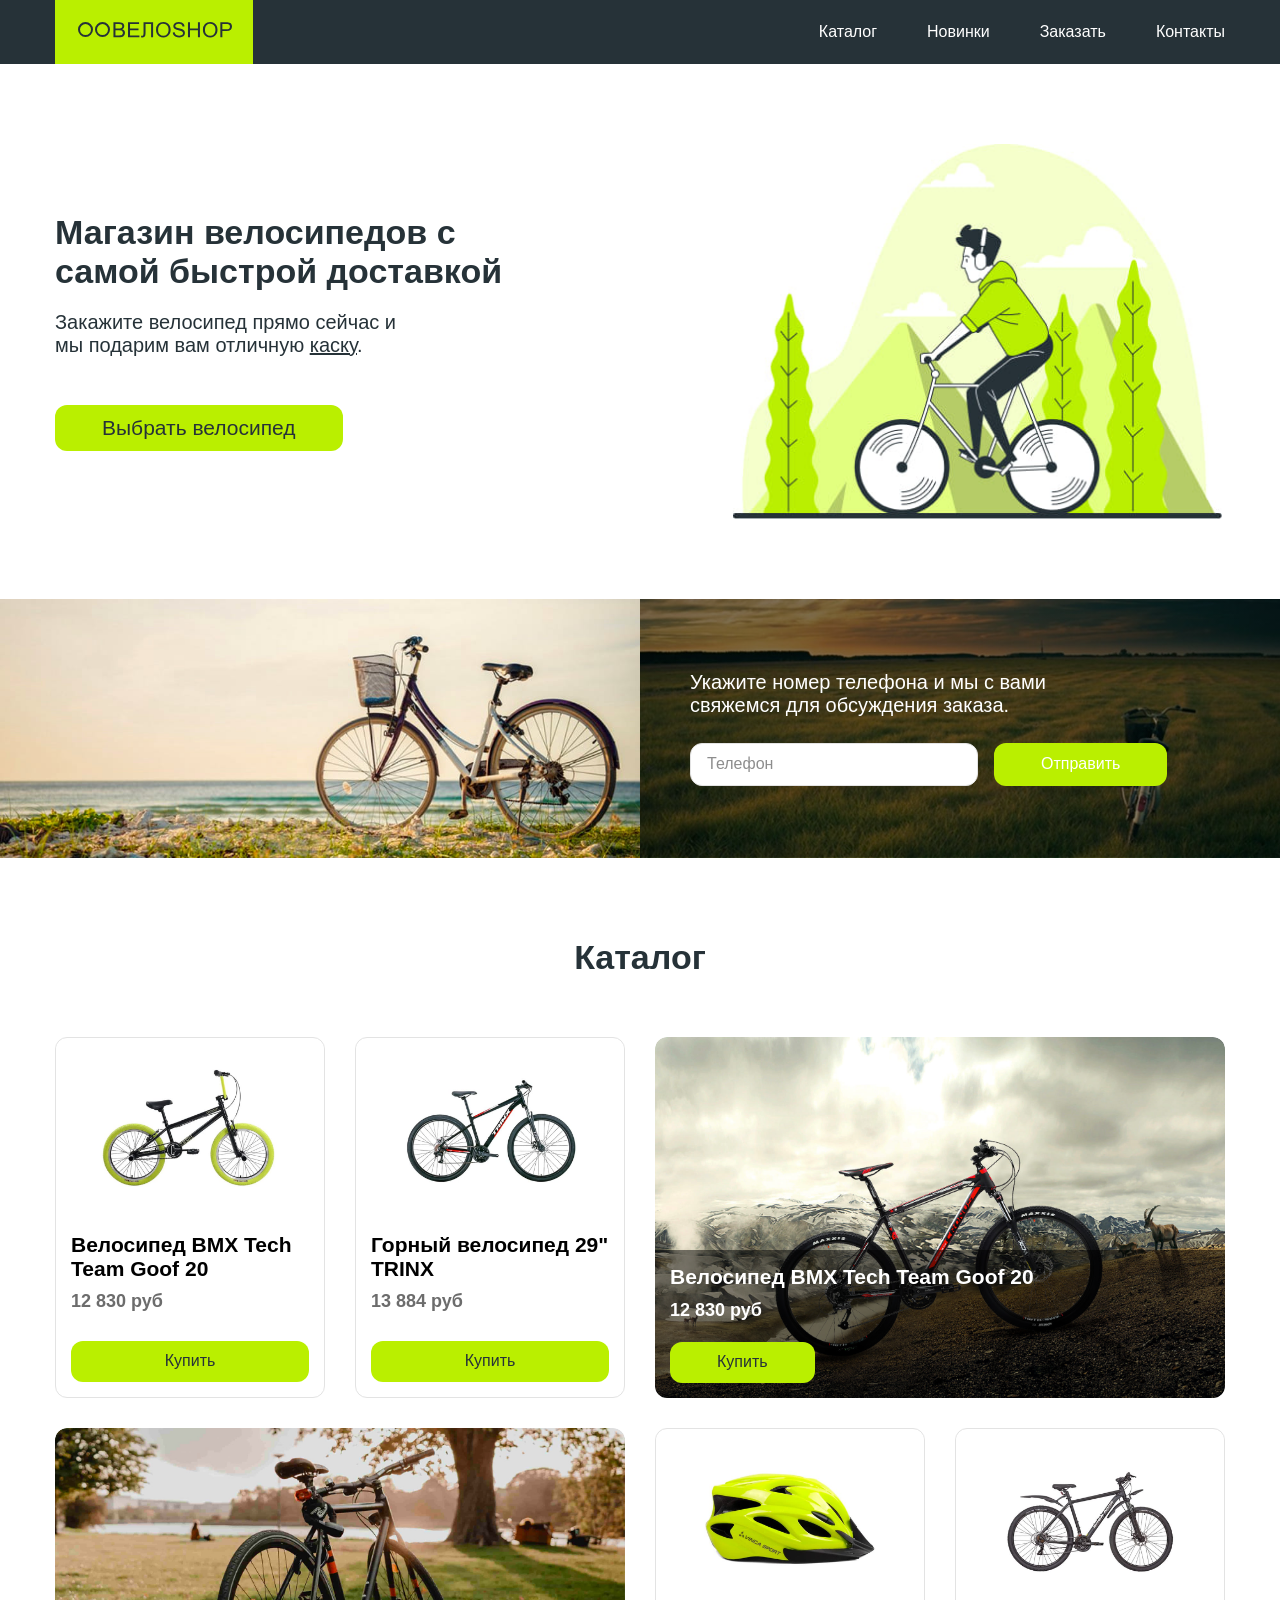
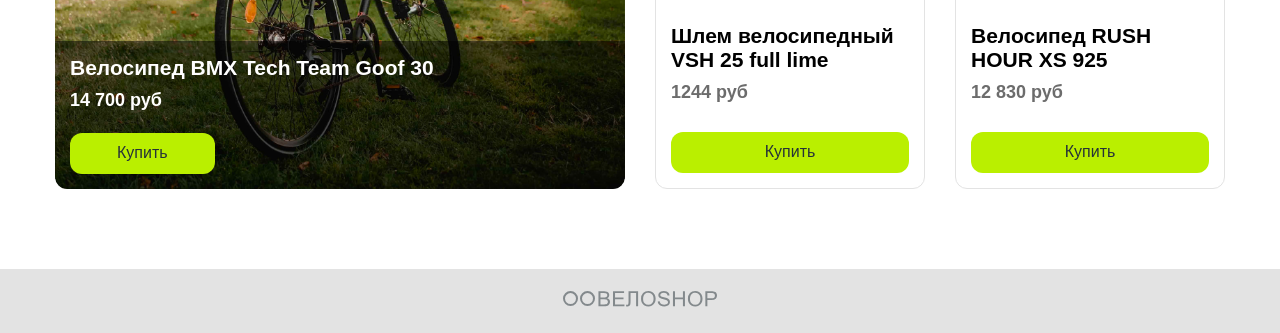
<file: index.html>
<!DOCTYPE html>
<html lang="en">
<head>
    <meta charset="UTF-8">
    <meta name="viewport" content="width=device-width, initial-scale=1.0">
    <title>ВелоSHOP</title>

    <link rel="stylesheet" href="./css/normalize.css">
    <link rel="stylesheet" href="./css/style.css">
</head>
<body>

    <header class="header">
        <div class="container header__container">
            <a href="" class="header__logo">
                <img src="./img/logo.svg" width="154" alt="ВелоSHOP">
            </a>

             <nav class="menu header__menu">
            <ul class="menu__list header__menu-list">
                <li class="menu__item">
                    <a href="" class="menu__link">Каталог</a>
                </li>
                <li class="menu__item">
                    <a href="" class="menu__link">Новинки</a>
                </li>
                <li class="menu__item">
                    <a href="" class="menu__link">Заказать</a>
                </li>
                <li class="menu__item">
                    <a href="" class="menu__link">Контакты</a>
                </li>
            </ul>
        </nav>
        </div>
    </header>

    <main class="main">
        <section class="welcome">
            <div class="container welcome__container">
                <div class="welcome__text">
                <h1 class="welcome__title">Магазин велосипедов с самой быстрой доставкой</h1>
                <p class="welcome__desc">Закажите велосипед прямо сейчас и мы подарим вам отличную <a href="#" class="default-link">каску</a>.</p>
                <button class="default-btn welcome__btn">Выбрать велосипед</button>
                </div>
            </div>
        </section>

        <section class="callback">
            <div class="callback__right">
                <p class="callback__text">Укажите номер телефона и мы с вами свяжемся для обсуждения заказа.</p>
                <form action="" class="callback-form">
                    <input type="tel" name="user-tel" placeholder="Телефон" class="text-field callback-form__input">
                    <button type="submit" class="default-btn callback-form__btn">Отправить</button>
                </form>
            </div>
        </section>

        <section class="catalog">
            <div class="container catalog__container">
                <h2 class="subtitle catalog__subtitle">Каталог</h2>
                <ul class="catalog__list">
                    <li class="catalog__item">
                        <article class="product-card catalog__item">
            <img src="./img/4.jpg" alt="" class="product-card__img">

            <div class="product-card__body">
                <div class="product-card__body-top">
                    <h3 class="product-card__title">Велосипед BMX Tech Team Goof 20</h3>
                    <strong class="product-card__price">12 830 руб</strong>
                </div>

                <button type="submit" class="default-btn product-card__btn">Купить</button>
            </div>
        </article>
                    </li>
                    <li class="catalog__item">
                        <article class="product-card catalog__item">
            <img src="./img/5.jpg" alt="" class="product-card__img">

            <div class="product-card__body">
                <div class="product-card__body-top">
                    <h3 class="product-card__title">Горный велосипед 29" TRINX</h3>
                    <strong class="product-card__price">13 884 руб</strong>
                </div>

                <button type="submit" class="default-btn product-card__btn">Купить</button>
            </div>
        </article>
                    </li>
                    <li class="catalog__item catalog__item--big">
                        <article class="product-card catalog__item product-card--big">
            <img src="./img/6.jpg" alt="" class="product-card__img product-card__img--big">
             
            <div class="product-card__body product-card__body--big">
                <div class="product-card__body-top">
                    <h3 class="product-card__title product-card__title--big">Велосипед BMX Tech Team Goof 20</h3>
                    <strong class="product-card__price product-card__price--big">12 830 руб</strong>
                </div>

                <button type="submit" class="default-btn product-card__btn product-card__btn--big">Купить</button>
            </div>
        </article>
                    </li>
                    <li class="catalog__item catalog__item--big">
                        <article class="product-card catalog__item product-card--big">
            <img src="./img/7.jpg" alt="" class="product-card__img product-card__img--big">
             
            <div class="product-card__body product-card__body--big">
                <div class="product-card__body-top">
                    <h3 class="product-card__title product-card__title--big">Велосипед BMX Tech Team Goof 30</h3>
                    <strong class="product-card__price product-card__price--big">14 700 руб</strong>
                </div>

                <button type="submit" class="default-btn product-card__btn product-card__btn--big">Купить</button>
            </div>
        </article>
                    </li>
                    <li class="catalog__item">
                       <article class="product-card catalog__item">
            <img src="./img/8.jpg" alt="" class="product-card__img">

            <div class="product-card__body">
                <div class="product-card__body-top">
                    <h3 class="product-card__title">Шлем велосипедный VSH 25 full lime</h3>
                    <strong class="product-card__price">1244 руб</strong>
                </div>

                <button type="submit" class="default-btn product-card__btn">Купить</button>
            </div>
        </article>
                    </li>
                    <li class="catalog__item">
                        <article class="product-card catalog__item">
            <img src="./img/9.jpg" alt="" class="product-card__img">

            <div class="product-card__body">
                <div class="product-card__body-top">
                    <h3 class="product-card__title">Велосипед RUSH HOUR XS 925</h3>
                    <strong class="product-card__price">12 830 руб</strong>
                </div>

                <button type="submit" class="default-btn product-card__btn">Купить</button>
            </div>
        </article>
                    </li>
                </ul>
            </div>
        </section>
    </main>

    <footer class="footer">
        <a href="index.html" class="footer__logo">
            <img src="./img/logo.svg" width="154" alt="ВелоSHOP">
        </a>
    </footer>
    
</body>
</html>
</file>
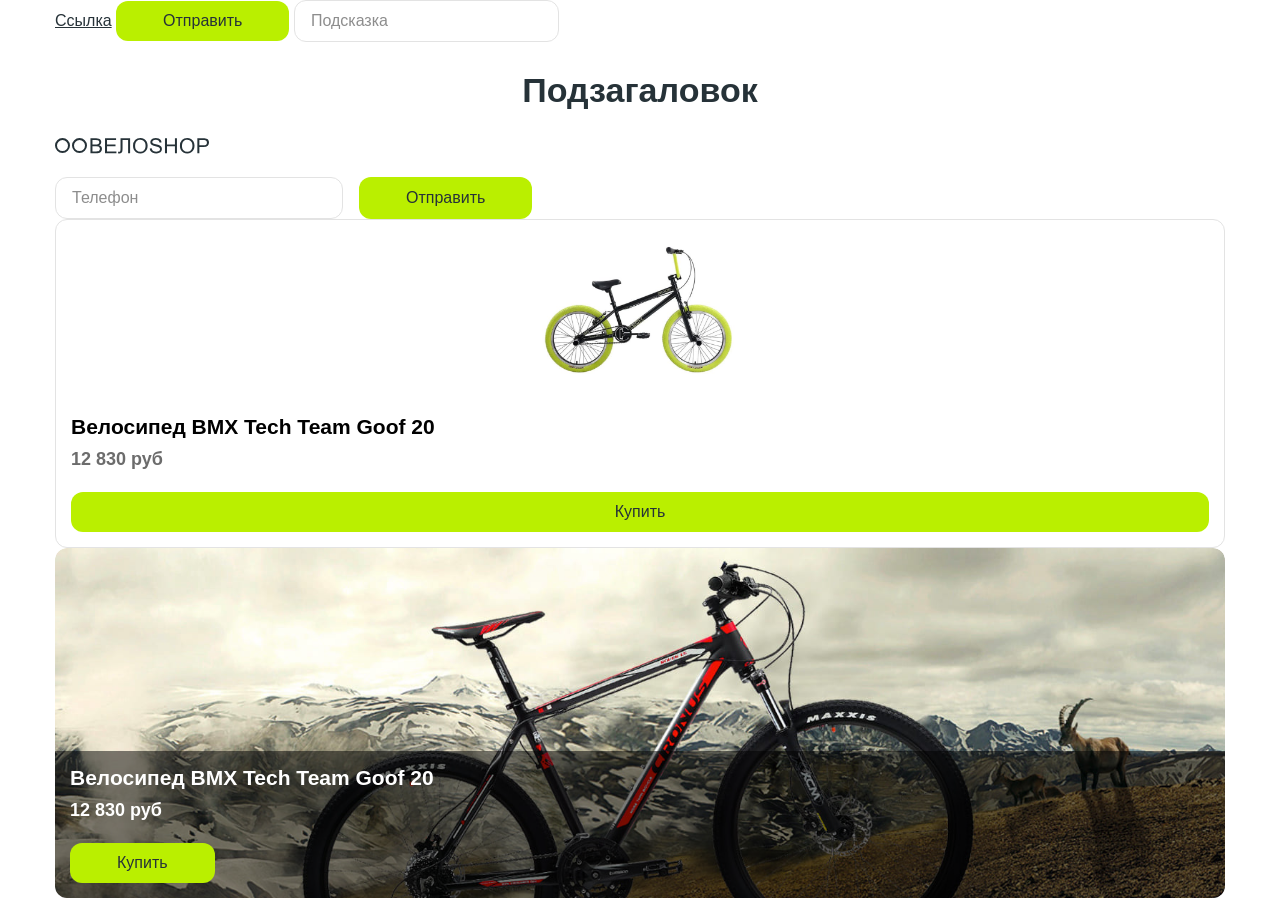
<file: components.html>
<!DOCTYPE html>
<html lang="ru">
<head>
    <meta charset="UTF-8">
    <meta name="viewport" content="width=device-width, initial-scale=1.0">
    <title>Компоненты</title>

    <link rel="stylesheet" href="./css/normalize.css">
    <link rel="stylesheet" href="./css/style.css">
</head>
<body>
    
    <div class="container">
        <a href="#" class="default-link">Ссылка</a>
        <button class="default-btn">Отправить</button>
        <input type="text" placeholder="Подсказка" class="text-field">
        <h2 class="subtitle">Подзагаловок</h2>
        <img src="./img/logo.svg" width="154" alt="ВелоSHOP">

        <nav class="menu">
            <ul class="menu__list">
                <li class="menu__item">
                    <a href="" class="menu__link">Каталог</a>
                </li>
                <li class="menu__item">
                    <a href="" class="menu__link">Новинки</a>
                </li>
                <li class="menu__item">
                    <a href="" class="menu__link">Заказать</a>
                </li>
                <li class="menu__item">
                    <a href="" class="menu__link">Контакты</a>
                </li>
            </ul>
        </nav>

        <form action="" class="callback-form">
            <input type="tel" name="user-tel" placeholder="Телефон" class="text-field callback-form__input">
            <button type="submit" class="default-btn callback-form__btn">Отправить</button>
        </form>

        <article class="product-card">
            <img src="./img/4.jpg" alt="" class="product-card__img">

            <div class="product-card__body">
                <div class="product-card__body-top">
                    <h3 class="product-card__title">Велосипед BMX Tech Team Goof 20</h3>
                    <strong class="product-card__price">12 830 руб</strong>
                </div>

                <button type="submit" class="default-btn product-card__btn">Купить</button>
            </div>
        </article>

        <article class="product-card product-card--big">
            <img src="./img/6.jpg" alt="" class="product-card__img product-card__img--big">

            <div class="product-card__body product-card__body--big">
                <div class="product-card__body-top">
                    <h3 class="product-card__title product-card__title--big">Велосипед BMX Tech Team Goof 20</h3>
                    <strong class="product-card__price product-card__price--big">12 830 руб</strong>
                </div>

                <button type="submit" class="default-btn product-card__btn product-card__btn--big">Купить</button>
            </div>
        </article>
    </div>

</body>
</html>
</file>
<file: css/style.css>
:root {
    --black-color: #263238;
    --base-color: #baef00;
    --base-color-hover: #d9ff56;
    --base-color-active: #a3d200;
    --border-color: #e3e3e3;
    --placeholder-color: #8d8d8d;
    --transition-duration: .5s;
}

html {
    box-sizing: border-box;
}

*,
*::before,
*::after {
    box-sizing: inherit;
}

body {
    margin: 0;
    font-family: "Arial", sans-serif;
    font-size: 16px;
    color: var(--black-color);

    background-color: #fff;
}

img {
    max-width: 100%;
}

a {
    text-decoration: none; 
}

.container {
    margin: 0 auto;
    padding: 0 15px;
    max-width: 1200px;
}

/*-----------
  ССЫЛКА
-------------*/

.default-link {
    color: var(--black-color);
    text-decoration: underline;
    transition: color var(--transition-duration), background-color var(--transition-duration); 
}

.default-link:focus-visible {
    background-color: var(--base-color);
    outline: none;
}

.default-link:hover {
    color: var(--base-color-hover);
}

.default-link:active {
    color: var(--base-color-active);
}

/*-----------
  ШАПКА
-------------*/

.header {
    background-color: var(--black-color);
}

.header__container {
    display: flex;
    justify-content: space-between;
    align-items: center;
}

.header__logo {
    background-color: var(--base-color);
    display: inline-block;
    padding: 22px 21px 22px 23px;
    transition: opacity var(--transition-duration), background-color var(--transition-duration);
    outline: none;
}

.header__logo:focus-visible {
    opacity: .8;
}

.header__logo:hover {
    background-color: var(--base-color-hover);
}

.header__logo:active {
    background-color: var(--base-color-active);
}

/*-----------
  ЛОГОТИП
-------------*/

.logo {
    display: inline-block;
    width: 154px;
}

/*-----------
  МЕНЮ
-------------*/
.menu__list {
    margin: 0;
    padding: 0;
    list-style: none;
    display: flex;
    align-items: center;
    gap: 50px;
}

.menu__link {
    font-family: "Inter", sans-serif;
    color: #fff;
    transition: color var(--transition-duration), background-color var(--transition-duration);
}

.menu__link:focus-visible {
    background-color: var(--base-color);
    color: var(--black-color-);
    outline: none;
}

.menu__link:hover {
    color: var(--base-color-hover);
}

.menu__link:active {
    color: var(--base-color-active);
}

/*-----------
  КНОПКИ
-------------*/

.default-btn {
    display: inline-block;
    background-color: var(--base-color);
    padding: 11px 47px;
    color: var(--black);
    border-radius: 12px;
    border: none;
    outline: 1px solid transparent;
    outline-offset: 3px;
    transition: outline-color var(--transition-duration), background-color var(--transition-duration);
    cursor: pointer;
}

.default-btn:focus-visible {
    outline-color: var(--base-color);
}

.default-btn:hover {
    background-color: var(--base-color-hover);
}

.default-btn:active {
    background-color: var(--base-color-active);
}

/*---------------
  ТЕКСТОВОЕ ПОЛЕ
-----------------*/

.text-field {
    padding: 11px 47px 11px 16px;
    border: 1px solid var(--border-color);
    border-radius: 12px;
    transition: border-color var(--transition-duration);
    outline: none;
}

.text-field::placeholder {
    color: var(--placeholder-color);
}

.text-field:focus {
    border-color: var(--base-color);
}

/*---------------------
  ФОРМА ОБРАТНОЙ СВЯЗИ
-----------------------*/

.callback-form {
    display: flex;
    gap: 16px;
}

.callback-form__input {
    flex-basis: 288px;
}

/*---------------
  ПОДЗАГАЛОВОК
-----------------*/

.subtitle {
    font-weight: 700;
    font-size: 34px;
    text-align: center;
}

/*-----------------
  КАРТОЧКА ТОВАРА
-------------------*/

.product-card {
    display: flex;
    flex-direction: column;
    background-color: #fff;
    border: 1px solid var(--border-color);
    border-radius: 12px;
}

.product-card__img {
    width: 100%;
    height: 180px;
    flex-shrink: 0;
    object-fit: contain;
    border-top-left-radius: 12px;
    border-top-right-radius: 12px;
}

.product-card__body {
    display: flex;
    flex-direction: column;
    justify-content: space-between;
    flex-basis: 100%;
    padding: 15px
}

.product-card__body-top {
    margin-bottom: 22px

}

.product-card__title {
    margin: 0 0 10px;
    font-weight: 700;
    font-size: 21px;
    color: #000;
}

.product-card__price {
    font-weight: 700;
    font-size: 18px;
    color: #6c6c6c;
}

.product-card__btn {
    width: 100%;
}

.product-card--big {
    height: 350px;
    position: relative;
    border: none;
    overflow: hidden;
}

.product-card__img--big {
    height: 100%;
    border-radius: 12px;
    object-fit: cover;
}

.product-card__body--big {
    background-color: rgba(0, 0, 0, .5);
    width: 100%;
    position: absolute;
    bottom: 0;
    border: none;
    align-items: flex-start;
}

.product-card__title--big,
.product-card__price--big {
    color: #fff;
}

.product-card__btn--big {
    width: initial;
}

/*----------------------
  ПРИВЕТСТВЕННАЯ СЕКЦИЯ
------------------------*/

.welcome__container {
    padding: 80px 15px;
    display: flex;
    justify-content: space-between;
    align-items: center;
    gap: 20px;
}

.welcome__container::after {
    content: "";
    display: block;
    flex-basis: 495px;
    height: 375px;
    background-image: url(../img/1.jpg);
    background-repeat: no-repeat;
    background-size: contain;
    background-position: center;

}

.welcome__text {
    max-width: 487px;
}

.welcome__title {
    margin-top: 0;
    margin-bottom: 20px;
    font-weight: 700;
    font-size: 34px;
    color: var(--black);
}

.welcome__desc {
    margin: 0 0 48px;
    max-width: 358px;
    font-size: 20px;
    color: var(--black);
}

.welcome__btn {
    font-size: 21px;
}

/*----------------------
  ОБРАТНАЯ СВЯЗЬ
------------------------*/

.callback {
    display: grid;
    grid-template-columns: 1fr 1fr;
}

.callback::before {
    content: "";
    display: block;
    background-image: url(../img/2.jpg);
    background-size: cover;
    background-position: center;
}

.callback__right {
    padding: 72px 50px;
    background-color: rgba(0, 0, 0, .5);
    background-image: linear-gradient(90deg,rgba(0, 0, 0, .5) 50%, rgba(0, 0, 0, .5) 50%), url(../img/3.jpg);
    background-size: cover;
    background-position: center;
    color: #fff;

}

.callback__text {
    margin: 0 0 26px;
    max-width: 370px;
    font-size: 20px;
}

/*-----------
  КАТАЛОГ
-------------*/

.catalog {
    padding: 80px 0;
}

.catalog__subtitle {
    margin: 0 0 60px;
}

.catalog__list {
    margin: 0;
    padding: 0;
    list-style: none;
    display: grid;
    grid-template-columns: repeat(4, 1fr);
    gap: 30px;
}

.catalog__item--big {
    grid-column: span 2;
}

.catalog__item {
    height: 100%;
}

/*-----------
  ПОДВАЛ
-------------*/

.footer {
    padding: 22px 0;
    background-color: var(--border-color);
    display: flex;
    justify-content: center;
}

.footer__logo {
    opacity: .5;
}

@media (max-width: 840px) {
.callback-form {
    flex-direction: column;
}

.callback-form__input {
    flex-basis: initial;
}

.product-card__img {
    height: 90px;
}

.product-card__body {
    padding: 10px;
}

.product-card__title {
    font-size: 14px;
}

.product-card__price {
    font-size: 14px;
}

.product-card__img--big {
    height: 100%;
}

.product-card__btn--big {
    width: 100%;
}

/*-----------
  ШАПКА
-------------*/

.header__container {
    display: block;
    padding: 0;
}

.header__logo {
    display: flex;
    justify-content: center;
}

.header__menu {
    padding: 20px 15px;
    width: 100%;
    overflow-x: auto;
}

.header__menu-list {
    padding: 0 15px;
    width: fit-content;
}

.welcome__container {
    padding: 40px 15px;
}

.welcome__container::after {
    display: none;
}

.welcome__title {
    font-size: 28px;
}

.welcome__btn {
    width: 100%;
}

/*---------------
  ОБРАТНАЯ СВЯЗЬ
-----------------*/

.callback {
    display: block;
}

.callback::before {
    display: none;
}

.callback__right {
    padding: 40px 15px;
}

/*---------------
  КАТАЛОГ
-----------------*/

.catalog {
    padding: 40px 0;
}

.catalog__subtitle {
    margin: 0 0 60px;
}

.catalog__list {
    grid-template-columns: repeat(2, 1fr);
    gap: 10px;
}

}
</file>
